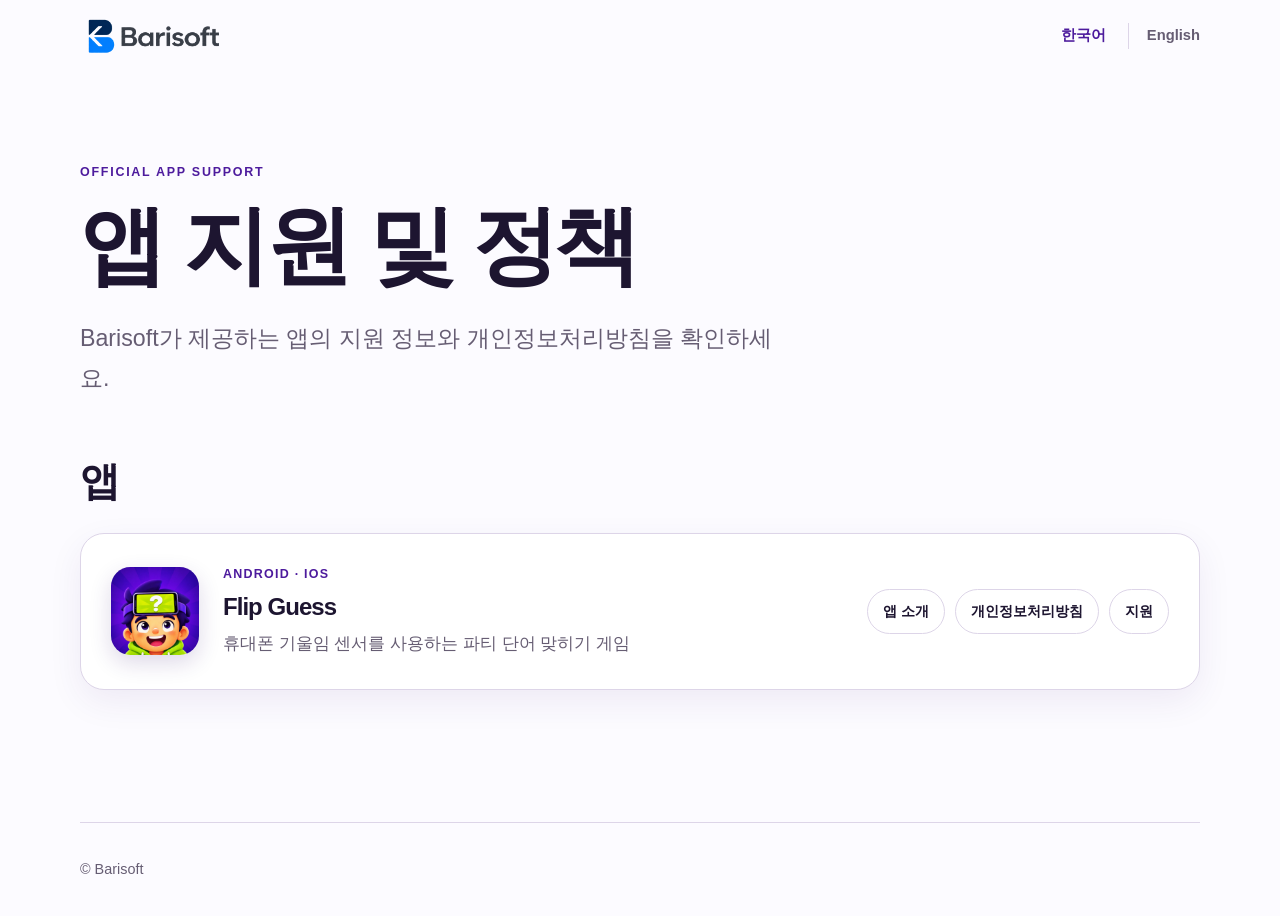
<file: index.html>
<!DOCTYPE html>
<html lang="ko">
<head>
  <meta charset="utf-8">
  <meta name="viewport" content="width=device-width, initial-scale=1">
  <meta name="description" content="Barisoft 앱의 공식 지원 및 개인정보처리방침 안내">
  <meta name="theme-color" content="#32136f">
  <title>Barisoft 앱 지원</title>
  <link rel="alternate" hreflang="ko" href="https://choiexe1.github.io/terms/">
  <link rel="alternate" hreflang="en" href="https://choiexe1.github.io/terms/en/">
  <link rel="alternate" hreflang="x-default" href="https://choiexe1.github.io/terms/">
  <link rel="icon" type="image/png" sizes="192x192" href="./assets/favicon.png">
  <link rel="stylesheet" href="./flip-guess/assets/styles.css">
</head>
<body>
  <header class="site-header language-header">
    <a class="brand" href="./index.html" aria-label="Barisoft 앱 지원 홈"><img src="./assets/barisoft-logo-v2.png" width="190" height="52" alt="Barisoft"></a>
    <nav class="language-nav" aria-label="언어 선택"><span aria-current="true">한국어</span><a lang="en" hreflang="en" href="./en/index.html">English</a></nav>
  </header>
  <main class="shell page-main">
    <section class="intro" aria-labelledby="page-title">
      <p class="eyebrow">Official app support</p>
      <h1 id="page-title">앱 지원 및 정책</h1>
      <p class="lede">Barisoft가 제공하는 앱의 지원 정보와 개인정보처리방침을 확인하세요.</p>
    </section>
    <section aria-labelledby="apps-title">
      <h2 id="apps-title" class="section-title">앱</h2>
      <article class="app-section">
        <img class="app-section-icon" src="./flip-guess/assets/app-icon.png" width="88" height="88" alt="Flip Guess 앱 아이콘">
        <div>
          <p class="app-platform">Android · iOS</p>
          <h3>Flip Guess</h3>
          <p>휴대폰 기울임 센서를 사용하는 파티 단어 맞히기 게임</p>
        </div>
        <nav class="app-links" aria-label="Flip Guess 문서">
          <a href="./flip-guess/index.html">앱 소개</a>
          <a href="./flip-guess/privacy/index.html">개인정보처리방침</a>
          <a href="./flip-guess/support/index.html">지원</a>
        </nav>
      </article>
    </section>
  </main>
  <footer class="site-footer shell"><p>© Barisoft</p></footer>
</body>
</html>
</file>
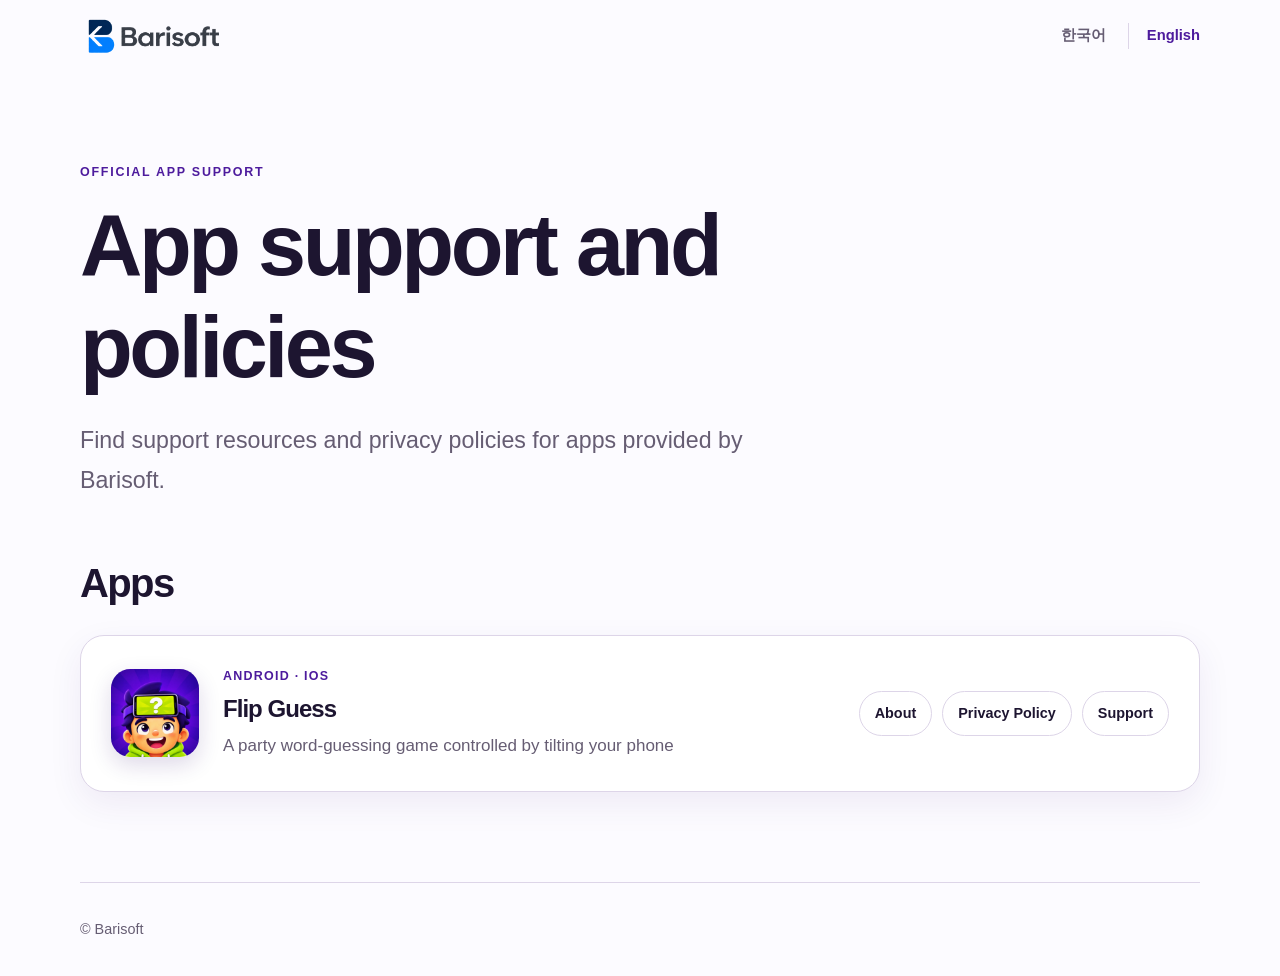
<file: en/index.html>
<!DOCTYPE html>
<html lang="en">
<head>
  <meta charset="utf-8">
  <meta name="viewport" content="width=device-width, initial-scale=1">
  <meta name="description" content="Official support and privacy information for apps by Barisoft">
  <meta name="theme-color" content="#32136f">
  <title>Barisoft App Support</title>
  <link rel="alternate" hreflang="ko" href="https://choiexe1.github.io/terms/">
  <link rel="alternate" hreflang="en" href="https://choiexe1.github.io/terms/en/">
  <link rel="alternate" hreflang="x-default" href="https://choiexe1.github.io/terms/">
  <link rel="icon" type="image/png" sizes="192x192" href="../assets/favicon.png">
  <link rel="stylesheet" href="../flip-guess/assets/styles.css">
</head>
<body>
  <header class="site-header language-header">
    <a class="brand" href="./index.html" aria-label="Barisoft app support home"><img src="../assets/barisoft-logo-v2.png" width="190" height="52" alt="Barisoft"></a>
    <nav class="language-nav" aria-label="Language"><a lang="ko" hreflang="ko" href="../index.html">한국어</a><span aria-current="true">English</span></nav>
  </header>
  <main class="shell page-main">
    <section class="intro" aria-labelledby="page-title">
      <p class="eyebrow">Official app support</p>
      <h1 id="page-title">App support and policies</h1>
      <p class="lede">Find support resources and privacy policies for apps provided by Barisoft.</p>
    </section>
    <section aria-labelledby="apps-title">
      <h2 id="apps-title" class="section-title">Apps</h2>
      <article class="app-section">
        <img class="app-section-icon" src="../flip-guess/assets/app-icon.png" width="88" height="88" alt="Flip Guess app icon">
        <div>
          <p class="app-platform">Android · iOS</p>
          <h3>Flip Guess</h3>
          <p>A party word-guessing game controlled by tilting your phone</p>
        </div>
        <nav class="app-links" aria-label="Flip Guess documents">
          <a href="../flip-guess/en/index.html">About</a>
          <a href="../flip-guess/privacy/en/index.html">Privacy Policy</a>
          <a href="../flip-guess/support/en/index.html">Support</a>
        </nav>
      </article>
    </section>
  </main>
  <footer class="site-footer shell"><p>© Barisoft</p></footer>
</body>
</html>
</file>
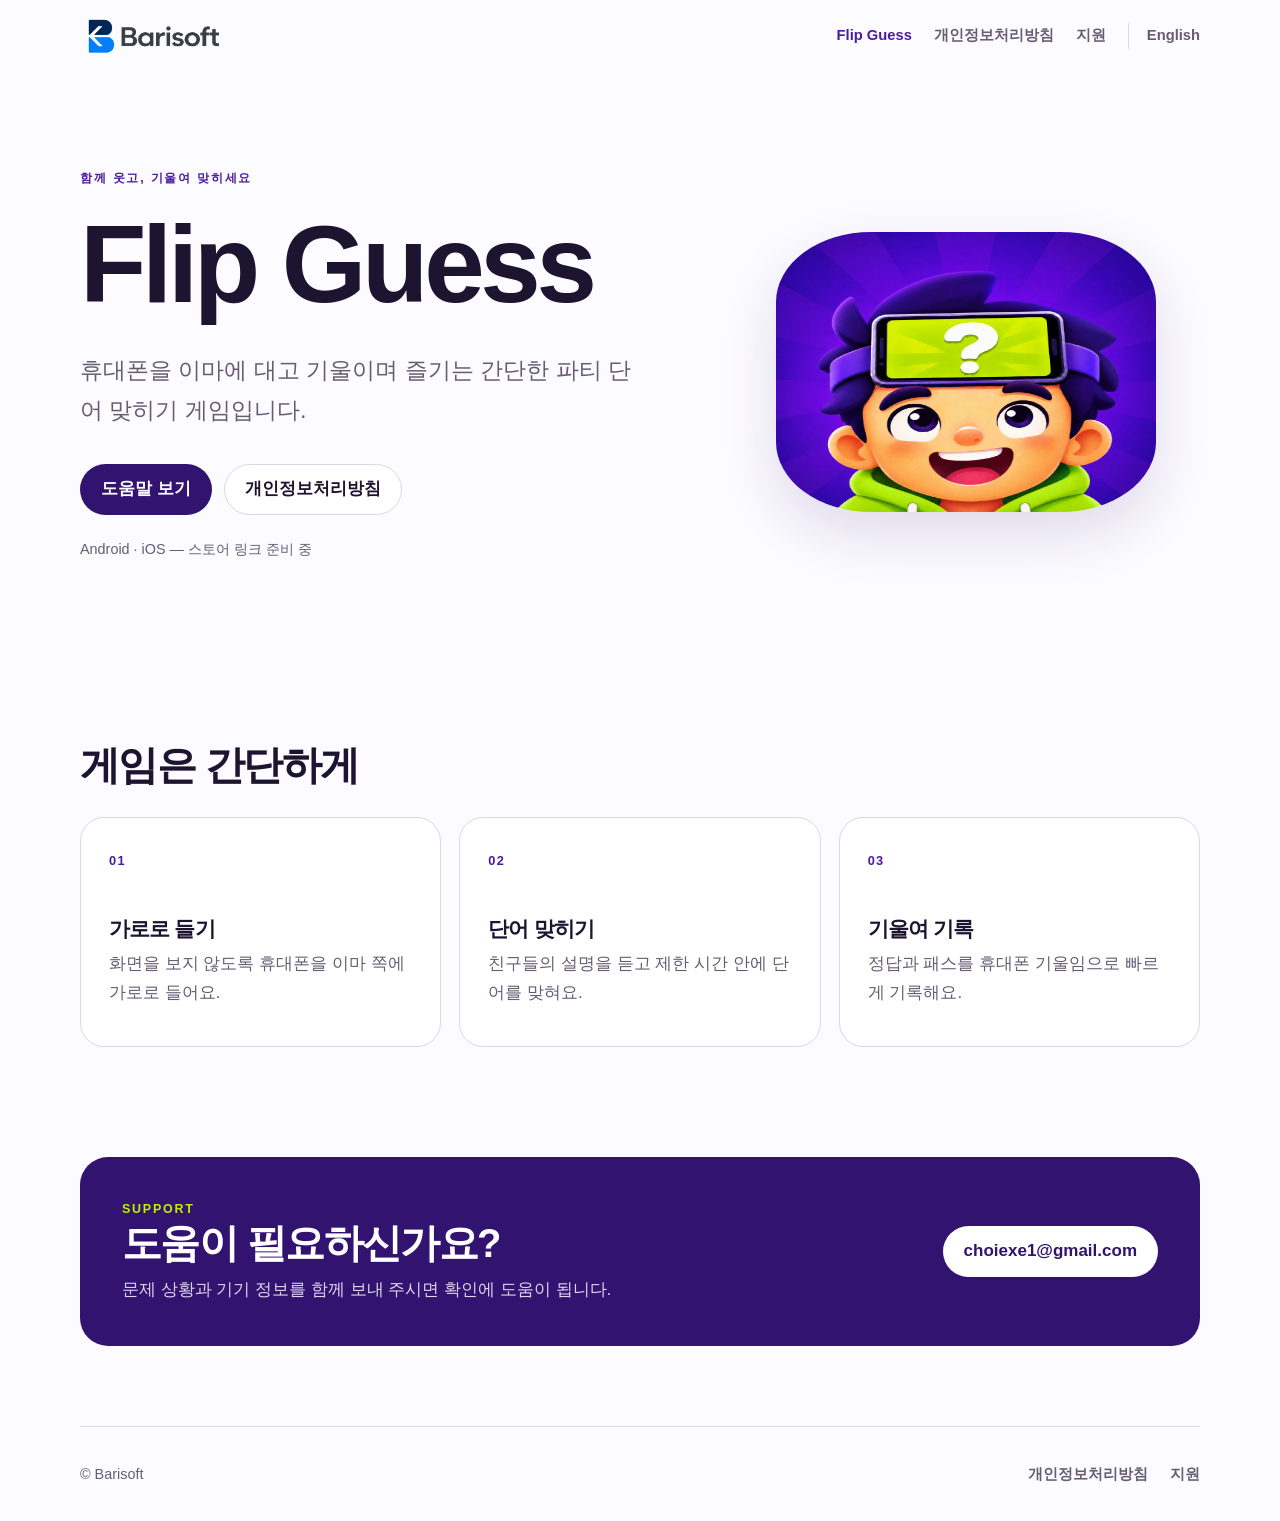
<file: flip-guess/index.html>
<!DOCTYPE html>
<html lang="ko">
<head>
  <meta charset="utf-8">
  <meta name="viewport" content="width=device-width, initial-scale=1">
  <meta name="description" content="Flip Guess 공식 지원 페이지. 앱 정보, 개인정보처리방침 및 문의 방법을 안내합니다.">
  <meta name="theme-color" content="#32136f">
  <title>Flip Guess 공식 지원</title>
  <link rel="alternate" hreflang="ko" href="https://choiexe1.github.io/terms/flip-guess/">
  <link rel="alternate" hreflang="en" href="https://choiexe1.github.io/terms/flip-guess/en/">
  <link rel="alternate" hreflang="x-default" href="https://choiexe1.github.io/terms/flip-guess/">
  <link rel="icon" type="image/png" sizes="192x192" href="../assets/favicon.png">
  <link rel="stylesheet" href="./assets/styles.css">
</head>
<body>
  <header class="site-header">
    <a class="brand" href="../index.html" aria-label="Barisoft 앱 지원 홈"><img src="../assets/barisoft-logo-v2.png" width="190" height="52" alt="Barisoft"></a>
    <nav aria-label="주요 메뉴">
      <a aria-current="page" href="./index.html">Flip Guess</a>
      <a href="./privacy/index.html">개인정보처리방침</a>
      <a href="./support/index.html">지원</a>
      <a class="language-link" lang="en" hreflang="en" href="./en/index.html">English</a>
    </nav>
  </header>
  <main>
    <section class="hero shell" aria-labelledby="hero-title">
      <div class="hero-copy">
        <p class="eyebrow">함께 웃고, 기울여 맞히세요</p>
        <h1 id="hero-title">Flip Guess</h1>
        <p class="lede">휴대폰을 이마에 대고 기울이며 즐기는 간단한 파티 단어 맞히기 게임입니다.</p>
        <div class="actions">
          <a class="button primary" href="./support/index.html">도움말 보기</a>
          <a class="button secondary" href="./privacy/index.html">개인정보처리방침</a>
        </div>
        <p class="store-note">Android · iOS — 스토어 링크 준비 중</p>
      </div>
      <img class="hero-icon" src="./assets/app-icon.png" width="280" height="280" alt="Flip Guess 앱 아이콘">
    </section>

    <section class="feature-wrap shell" aria-labelledby="features-title">
      <h2 id="features-title" class="section-title">게임은 간단하게</h2>
      <div class="feature-grid">
        <article class="feature"><span aria-hidden="true">01</span><h3>가로로 들기</h3><p>화면을 보지 않도록 휴대폰을 이마 쪽에 가로로 들어요.</p></article>
        <article class="feature"><span aria-hidden="true">02</span><h3>단어 맞히기</h3><p>친구들의 설명을 듣고 제한 시간 안에 단어를 맞혀요.</p></article>
        <article class="feature"><span aria-hidden="true">03</span><h3>기울여 기록</h3><p>정답과 패스를 휴대폰 기울임으로 빠르게 기록해요.</p></article>
      </div>
    </section>

    <section class="contact-panel shell" aria-labelledby="contact-title">
      <div><p class="eyebrow">Support</p><h2 id="contact-title">도움이 필요하신가요?</h2><p>문제 상황과 기기 정보를 함께 보내 주시면 확인에 도움이 됩니다.</p></div>
      <a class="button light" href="mailto:choiexe1@gmail.com">choiexe1@gmail.com</a>
    </section>
  </main>
  <footer class="site-footer shell">
    <p>© Barisoft</p>
    <nav aria-label="하단 메뉴"><a href="./privacy/index.html">개인정보처리방침</a><a href="./support/index.html">지원</a></nav>
  </footer>
</body>
</html>
</file>
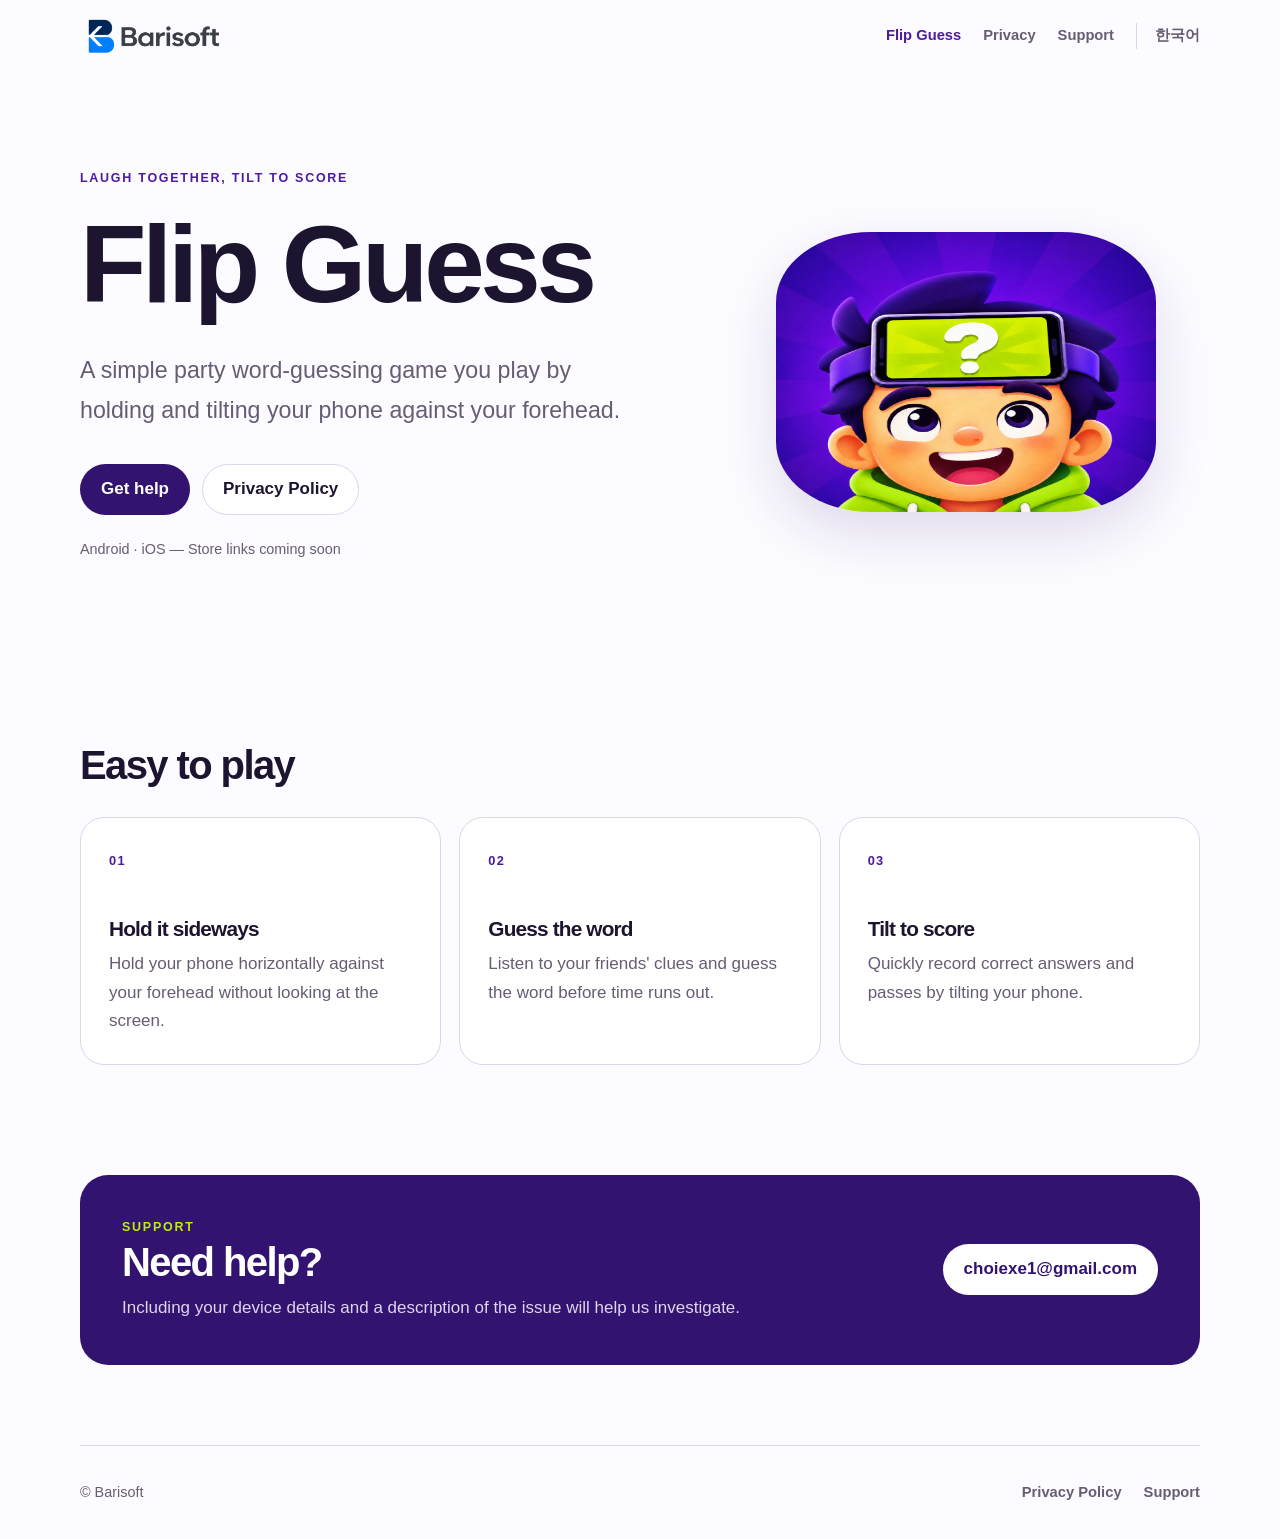
<file: flip-guess/en/index.html>
<!DOCTYPE html>
<html lang="en">
<head>
  <meta charset="utf-8">
  <meta name="viewport" content="width=device-width, initial-scale=1">
  <meta name="description" content="Official Flip Guess support page with app information, privacy policy, and contact details.">
  <meta name="theme-color" content="#32136f">
  <title>Flip Guess Official Support</title>
  <link rel="alternate" hreflang="ko" href="https://choiexe1.github.io/terms/flip-guess/">
  <link rel="alternate" hreflang="en" href="https://choiexe1.github.io/terms/flip-guess/en/">
  <link rel="alternate" hreflang="x-default" href="https://choiexe1.github.io/terms/flip-guess/">
  <link rel="icon" type="image/png" sizes="192x192" href="../../assets/favicon.png">
  <link rel="stylesheet" href="../assets/styles.css">
</head>
<body>
  <header class="site-header">
    <a class="brand" href="../../en/index.html" aria-label="Barisoft app support home"><img src="../../assets/barisoft-logo-v2.png" width="190" height="52" alt="Barisoft"></a>
    <nav aria-label="Main navigation">
      <a aria-current="page" href="./index.html">Flip Guess</a>
      <a href="../privacy/en/index.html">Privacy</a>
      <a href="../support/en/index.html">Support</a>
      <a class="language-link" lang="ko" hreflang="ko" href="../index.html">한국어</a>
    </nav>
  </header>
  <main>
    <section class="hero shell" aria-labelledby="hero-title">
      <div class="hero-copy">
        <p class="eyebrow">Laugh together, tilt to score</p>
        <h1 id="hero-title">Flip Guess</h1>
        <p class="lede">A simple party word-guessing game you play by holding and tilting your phone against your forehead.</p>
        <div class="actions">
          <a class="button primary" href="../support/en/index.html">Get help</a>
          <a class="button secondary" href="../privacy/en/index.html">Privacy Policy</a>
        </div>
        <p class="store-note">Android · iOS — Store links coming soon</p>
      </div>
      <img class="hero-icon" src="../assets/app-icon.png" width="280" height="280" alt="Flip Guess app icon">
    </section>
    <section class="feature-wrap shell" aria-labelledby="features-title">
      <h2 id="features-title" class="section-title">Easy to play</h2>
      <div class="feature-grid">
        <article class="feature"><span aria-hidden="true">01</span><h3>Hold it sideways</h3><p>Hold your phone horizontally against your forehead without looking at the screen.</p></article>
        <article class="feature"><span aria-hidden="true">02</span><h3>Guess the word</h3><p>Listen to your friends' clues and guess the word before time runs out.</p></article>
        <article class="feature"><span aria-hidden="true">03</span><h3>Tilt to score</h3><p>Quickly record correct answers and passes by tilting your phone.</p></article>
      </div>
    </section>
    <section class="contact-panel shell" aria-labelledby="contact-title">
      <div><p class="eyebrow">Support</p><h2 id="contact-title">Need help?</h2><p>Including your device details and a description of the issue will help us investigate.</p></div>
      <a class="button light" href="mailto:choiexe1@gmail.com">choiexe1@gmail.com</a>
    </section>
  </main>
  <footer class="site-footer shell"><p>© Barisoft</p><nav aria-label="Footer"><a href="../privacy/en/index.html">Privacy Policy</a><a href="../support/en/index.html">Support</a></nav></footer>
</body>
</html>
</file>
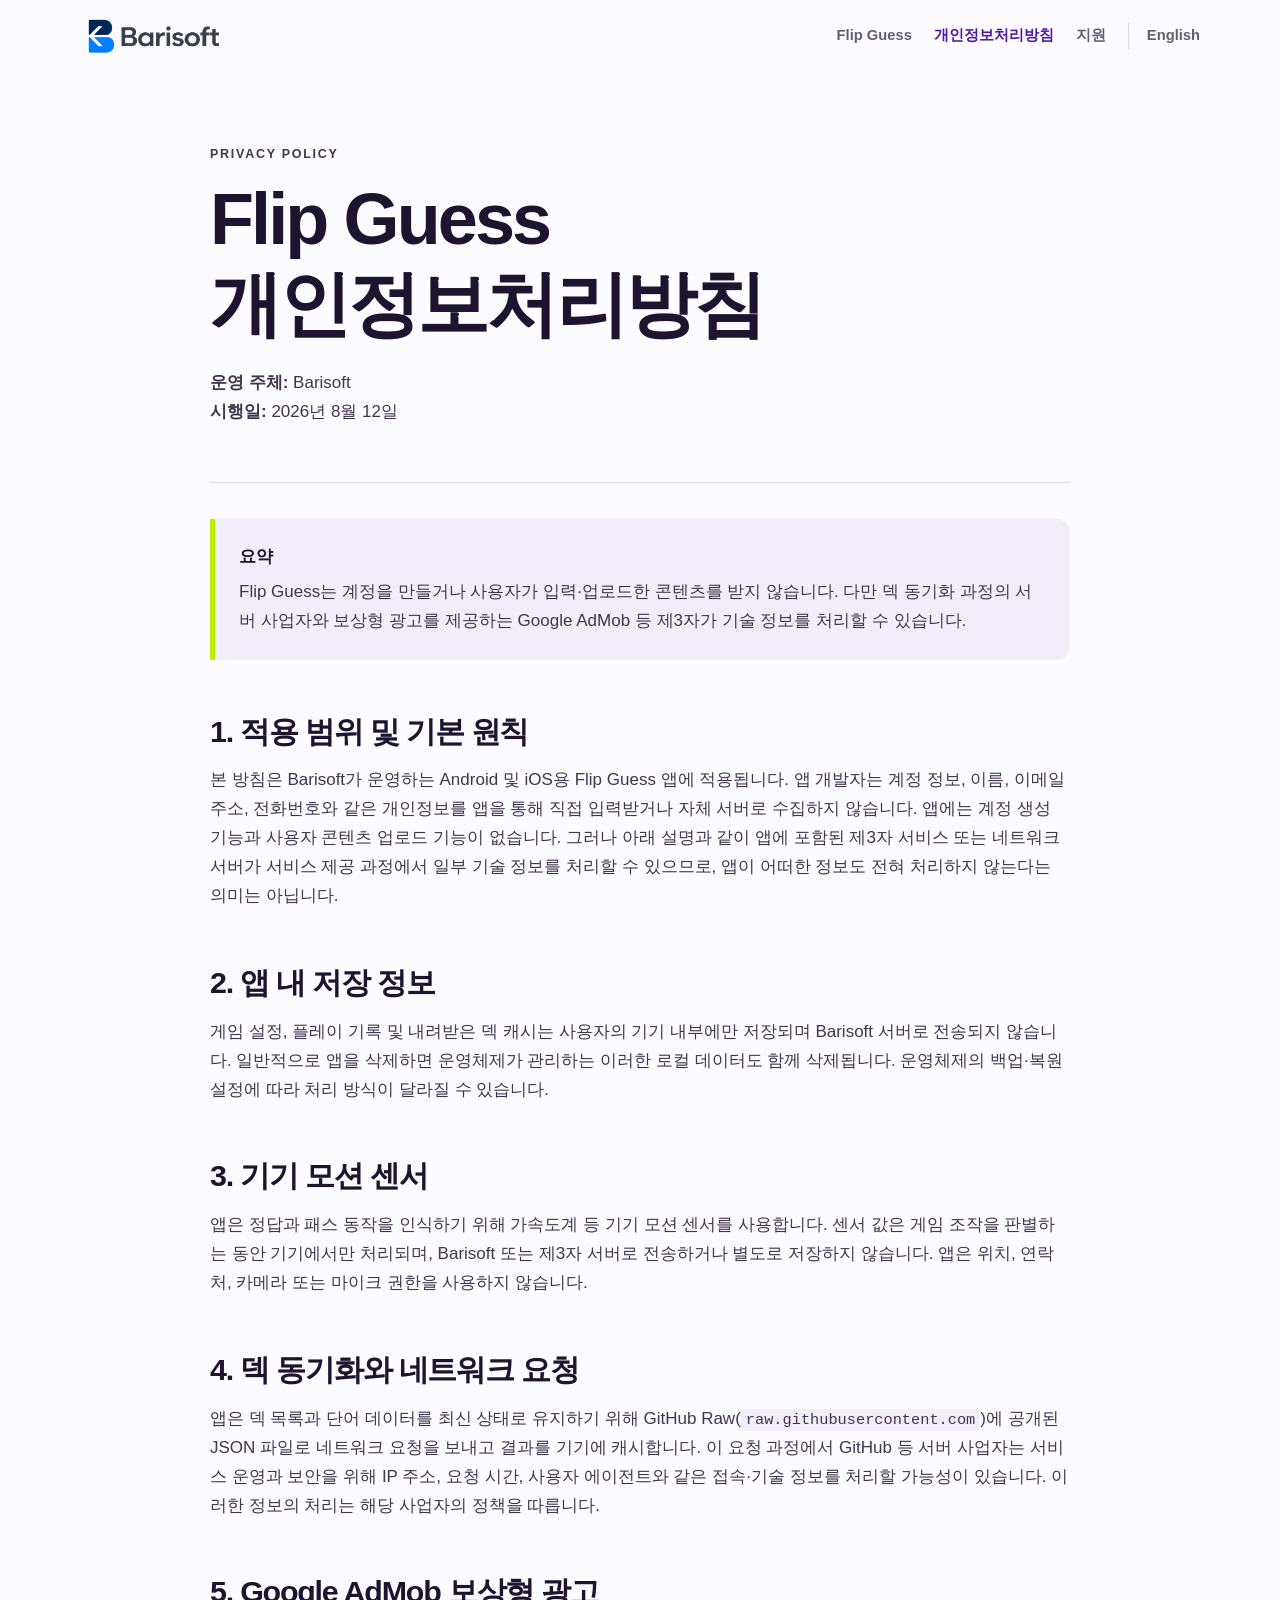
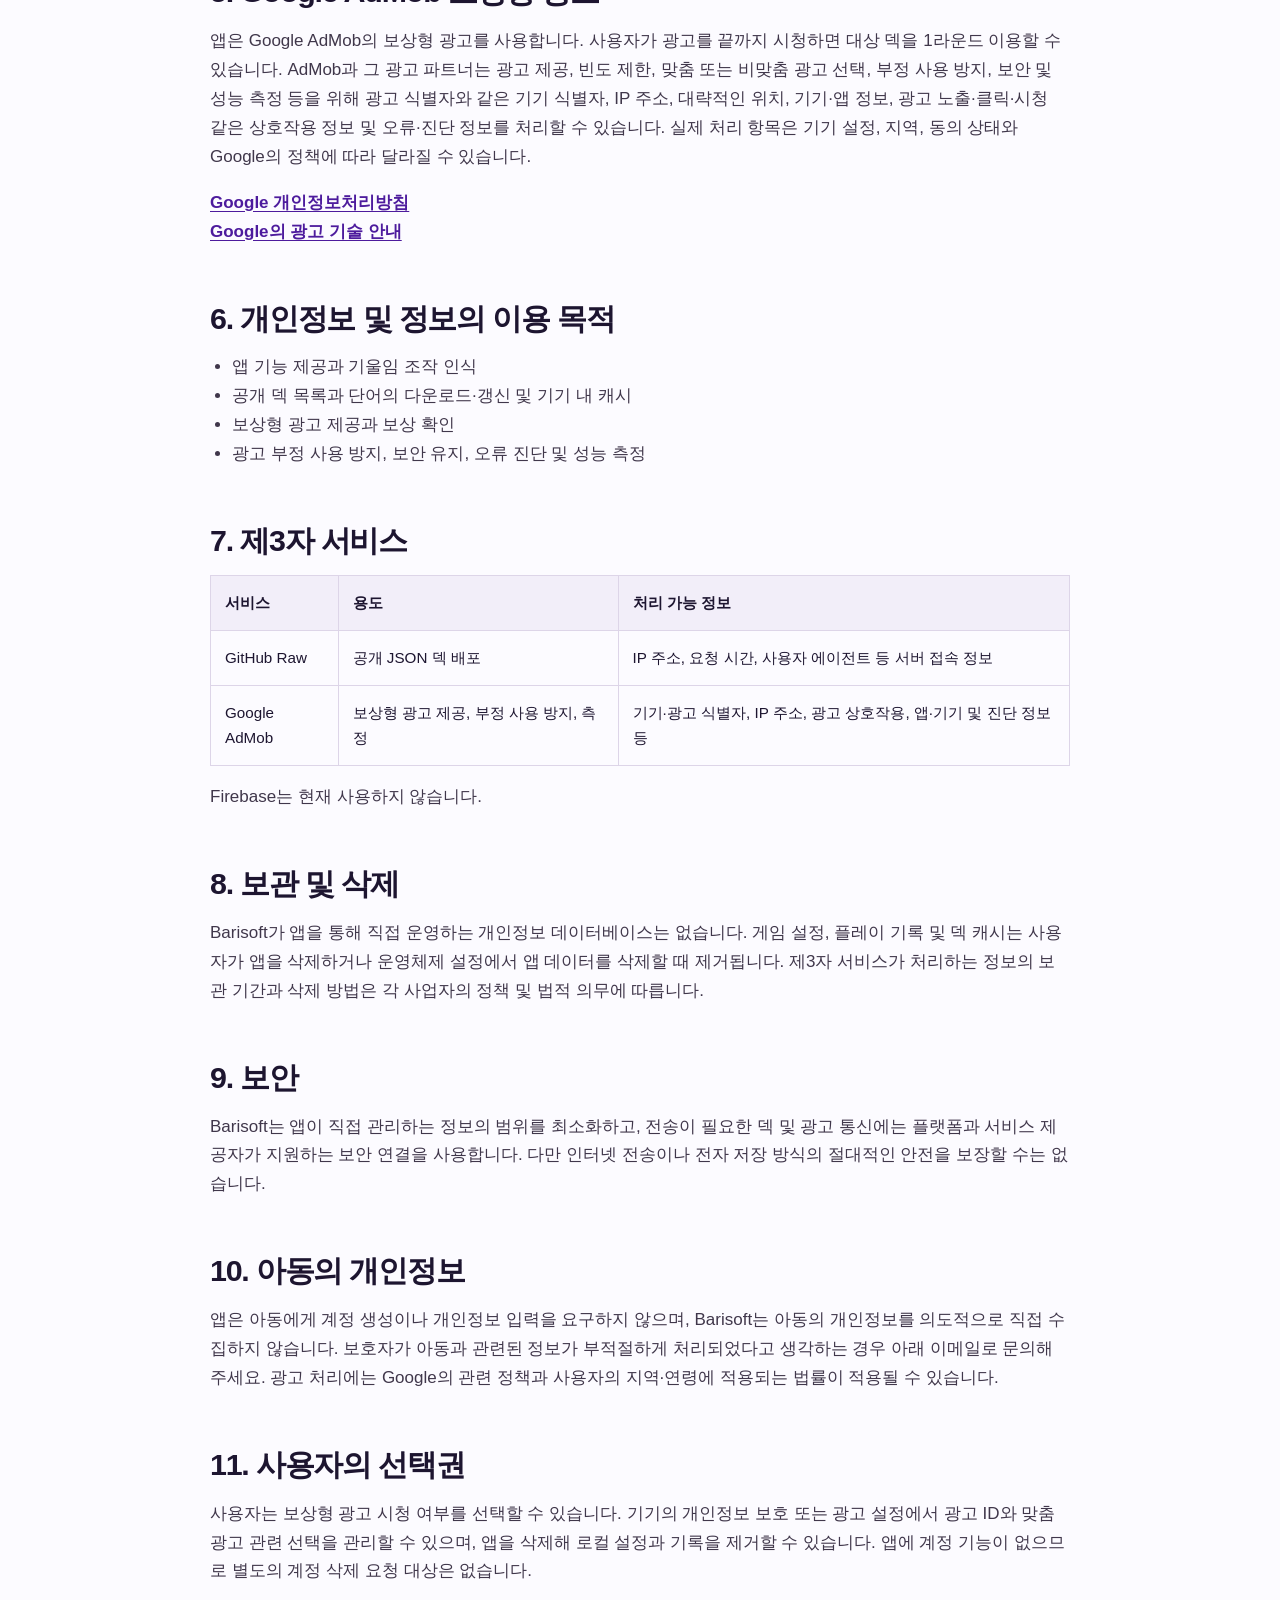
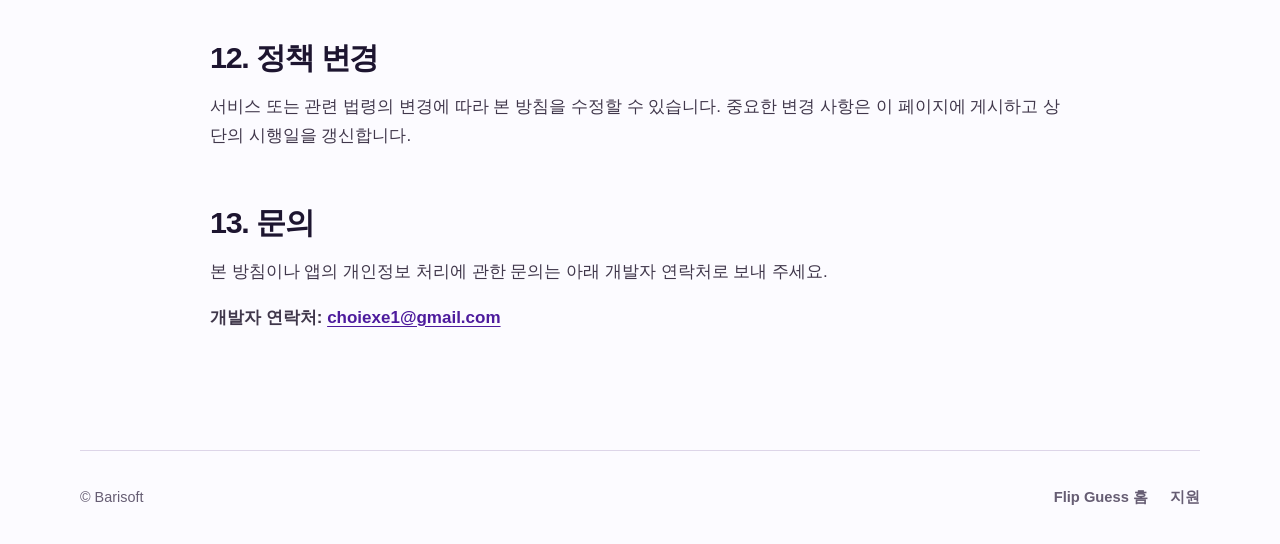
<file: flip-guess/privacy/index.html>
<!DOCTYPE html>
<html lang="ko">
<head>
  <meta charset="utf-8">
  <meta name="viewport" content="width=device-width, initial-scale=1">
  <meta name="description" content="Flip Guess 개인정보처리방침">
  <meta name="theme-color" content="#32136f">
  <title>Flip Guess 개인정보처리방침</title>
  <link rel="alternate" hreflang="ko" href="https://choiexe1.github.io/terms/flip-guess/privacy/">
  <link rel="alternate" hreflang="en" href="https://choiexe1.github.io/terms/flip-guess/privacy/en/">
  <link rel="alternate" hreflang="x-default" href="https://choiexe1.github.io/terms/flip-guess/privacy/">
  <link rel="icon" type="image/png" sizes="192x192" href="../../assets/favicon.png">
  <link rel="stylesheet" href="../assets/styles.css">
</head>
<body>
  <header class="site-header">
    <a class="brand" href="../../index.html" aria-label="Barisoft 앱 지원 홈"><img src="../../assets/barisoft-logo-v2.png" width="190" height="52" alt="Barisoft"></a>
    <nav aria-label="주요 메뉴"><a href="../index.html">Flip Guess</a><a aria-current="page" href="./index.html">개인정보처리방침</a><a href="../support/index.html">지원</a><a class="language-link" lang="en" hreflang="en" href="./en/index.html">English</a></nav>
  </header>
  <main class="shell document">
    <header class="document-header">
      <p class="eyebrow">Privacy policy</p>
      <h1><span>Flip Guess</span><span>개인정보처리방침</span></h1>
      <p><strong>운영 주체:</strong> Barisoft<br><strong>시행일:</strong> 2026년 8월 12일</p>
    </header>

    <div class="notice"><strong>요약</strong><p>Flip Guess는 계정을 만들거나 사용자가 입력·업로드한 콘텐츠를 받지 않습니다. 다만 덱 동기화 과정의 서버 사업자와 보상형 광고를 제공하는 Google AdMob 등 제3자가 기술 정보를 처리할 수 있습니다.</p></div>

    <section><h2>1. 적용 범위 및 기본 원칙</h2><p>본 방침은 Barisoft가 운영하는 Android 및 iOS용 Flip Guess 앱에 적용됩니다. 앱 개발자는 계정 정보, 이름, 이메일 주소, 전화번호와 같은 개인정보를 앱을 통해 직접 입력받거나 자체 서버로 수집하지 않습니다. 앱에는 계정 생성 기능과 사용자 콘텐츠 업로드 기능이 없습니다. 그러나 아래 설명과 같이 앱에 포함된 제3자 서비스 또는 네트워크 서버가 서비스 제공 과정에서 일부 기술 정보를 처리할 수 있으므로, 앱이 어떠한 정보도 전혀 처리하지 않는다는 의미는 아닙니다.</p></section>

    <section><h2>2. 앱 내 저장 정보</h2><p>게임 설정, 플레이 기록 및 내려받은 덱 캐시는 사용자의 기기 내부에만 저장되며 Barisoft 서버로 전송되지 않습니다. 일반적으로 앱을 삭제하면 운영체제가 관리하는 이러한 로컬 데이터도 함께 삭제됩니다. 운영체제의 백업·복원 설정에 따라 처리 방식이 달라질 수 있습니다.</p></section>

    <section><h2>3. 기기 모션 센서</h2><p>앱은 정답과 패스 동작을 인식하기 위해 가속도계 등 기기 모션 센서를 사용합니다. 센서 값은 게임 조작을 판별하는 동안 기기에서만 처리되며, Barisoft 또는 제3자 서버로 전송하거나 별도로 저장하지 않습니다. 앱은 위치, 연락처, 카메라 또는 마이크 권한을 사용하지 않습니다.</p></section>

    <section><h2>4. 덱 동기화와 네트워크 요청</h2><p>앱은 덱 목록과 단어 데이터를 최신 상태로 유지하기 위해 GitHub Raw(<code>raw.githubusercontent.com</code>)에 공개된 JSON 파일로 네트워크 요청을 보내고 결과를 기기에 캐시합니다. 이 요청 과정에서 GitHub 등 서버 사업자는 서비스 운영과 보안을 위해 IP 주소, 요청 시간, 사용자 에이전트와 같은 접속·기술 정보를 처리할 가능성이 있습니다. 이러한 정보의 처리는 해당 사업자의 정책을 따릅니다.</p></section>

    <section><h2>5. Google AdMob 보상형 광고</h2><p>앱은 Google AdMob의 보상형 광고를 사용합니다. 사용자가 광고를 끝까지 시청하면 대상 덱을 1라운드 이용할 수 있습니다. AdMob과 그 광고 파트너는 광고 제공, 빈도 제한, 맞춤 또는 비맞춤 광고 선택, 부정 사용 방지, 보안 및 성능 측정 등을 위해 광고 식별자와 같은 기기 식별자, IP 주소, 대략적인 위치, 기기·앱 정보, 광고 노출·클릭·시청 같은 상호작용 정보 및 오류·진단 정보를 처리할 수 있습니다. 실제 처리 항목은 기기 설정, 지역, 동의 상태와 Google의 정책에 따라 달라질 수 있습니다.</p><p><a class="text-link" href="https://policies.google.com/privacy?hl=ko" rel="noopener noreferrer">Google 개인정보처리방침</a><br><a class="text-link" href="https://policies.google.com/technologies/ads?hl=ko" rel="noopener noreferrer">Google의 광고 기술 안내</a></p></section>

    <section><h2>6. 개인정보 및 정보의 이용 목적</h2><ul><li>앱 기능 제공과 기울임 조작 인식</li><li>공개 덱 목록과 단어의 다운로드·갱신 및 기기 내 캐시</li><li>보상형 광고 제공과 보상 확인</li><li>광고 부정 사용 방지, 보안 유지, 오류 진단 및 성능 측정</li></ul></section>

    <section><h2>7. 제3자 서비스</h2><div class="table-wrap"><table><thead><tr><th scope="col">서비스</th><th scope="col">용도</th><th scope="col">처리 가능 정보</th></tr></thead><tbody><tr><td>GitHub Raw</td><td>공개 JSON 덱 배포</td><td>IP 주소, 요청 시간, 사용자 에이전트 등 서버 접속 정보</td></tr><tr><td>Google AdMob</td><td>보상형 광고 제공, 부정 사용 방지, 측정</td><td>기기·광고 식별자, IP 주소, 광고 상호작용, 앱·기기 및 진단 정보 등</td></tr></tbody></table></div><p>Firebase는 현재 사용하지 않습니다.</p></section>

    <section><h2>8. 보관 및 삭제</h2><p>Barisoft가 앱을 통해 직접 운영하는 개인정보 데이터베이스는 없습니다. 게임 설정, 플레이 기록 및 덱 캐시는 사용자가 앱을 삭제하거나 운영체제 설정에서 앱 데이터를 삭제할 때 제거됩니다. 제3자 서비스가 처리하는 정보의 보관 기간과 삭제 방법은 각 사업자의 정책 및 법적 의무에 따릅니다.</p></section>

    <section><h2>9. 보안</h2><p>Barisoft는 앱이 직접 관리하는 정보의 범위를 최소화하고, 전송이 필요한 덱 및 광고 통신에는 플랫폼과 서비스 제공자가 지원하는 보안 연결을 사용합니다. 다만 인터넷 전송이나 전자 저장 방식의 절대적인 안전을 보장할 수는 없습니다.</p></section>

    <section><h2>10. 아동의 개인정보</h2><p>앱은 아동에게 계정 생성이나 개인정보 입력을 요구하지 않으며, Barisoft는 아동의 개인정보를 의도적으로 직접 수집하지 않습니다. 보호자가 아동과 관련된 정보가 부적절하게 처리되었다고 생각하는 경우 아래 이메일로 문의해 주세요. 광고 처리에는 Google의 관련 정책과 사용자의 지역·연령에 적용되는 법률이 적용될 수 있습니다.</p></section>

    <section><h2>11. 사용자의 선택권</h2><p>사용자는 보상형 광고 시청 여부를 선택할 수 있습니다. 기기의 개인정보 보호 또는 광고 설정에서 광고 ID와 맞춤 광고 관련 선택을 관리할 수 있으며, 앱을 삭제해 로컬 설정과 기록을 제거할 수 있습니다. 앱에 계정 기능이 없으므로 별도의 계정 삭제 요청 대상은 없습니다.</p></section>

    <section><h2>12. 정책 변경</h2><p>서비스 또는 관련 법령의 변경에 따라 본 방침을 수정할 수 있습니다. 중요한 변경 사항은 이 페이지에 게시하고 상단의 시행일을 갱신합니다.</p></section>

    <section><h2>13. 문의</h2><p>본 방침이나 앱의 개인정보 처리에 관한 문의는 아래 개발자 연락처로 보내 주세요.</p><p><strong>개발자 연락처:</strong> <a class="text-link" href="mailto:choiexe1@gmail.com">choiexe1@gmail.com</a></p></section>
  </main>
  <footer class="site-footer shell"><p>© Barisoft</p><nav aria-label="하단 메뉴"><a href="../index.html">Flip Guess 홈</a><a href="../support/index.html">지원</a></nav></footer>
</body>
</html>
</file>
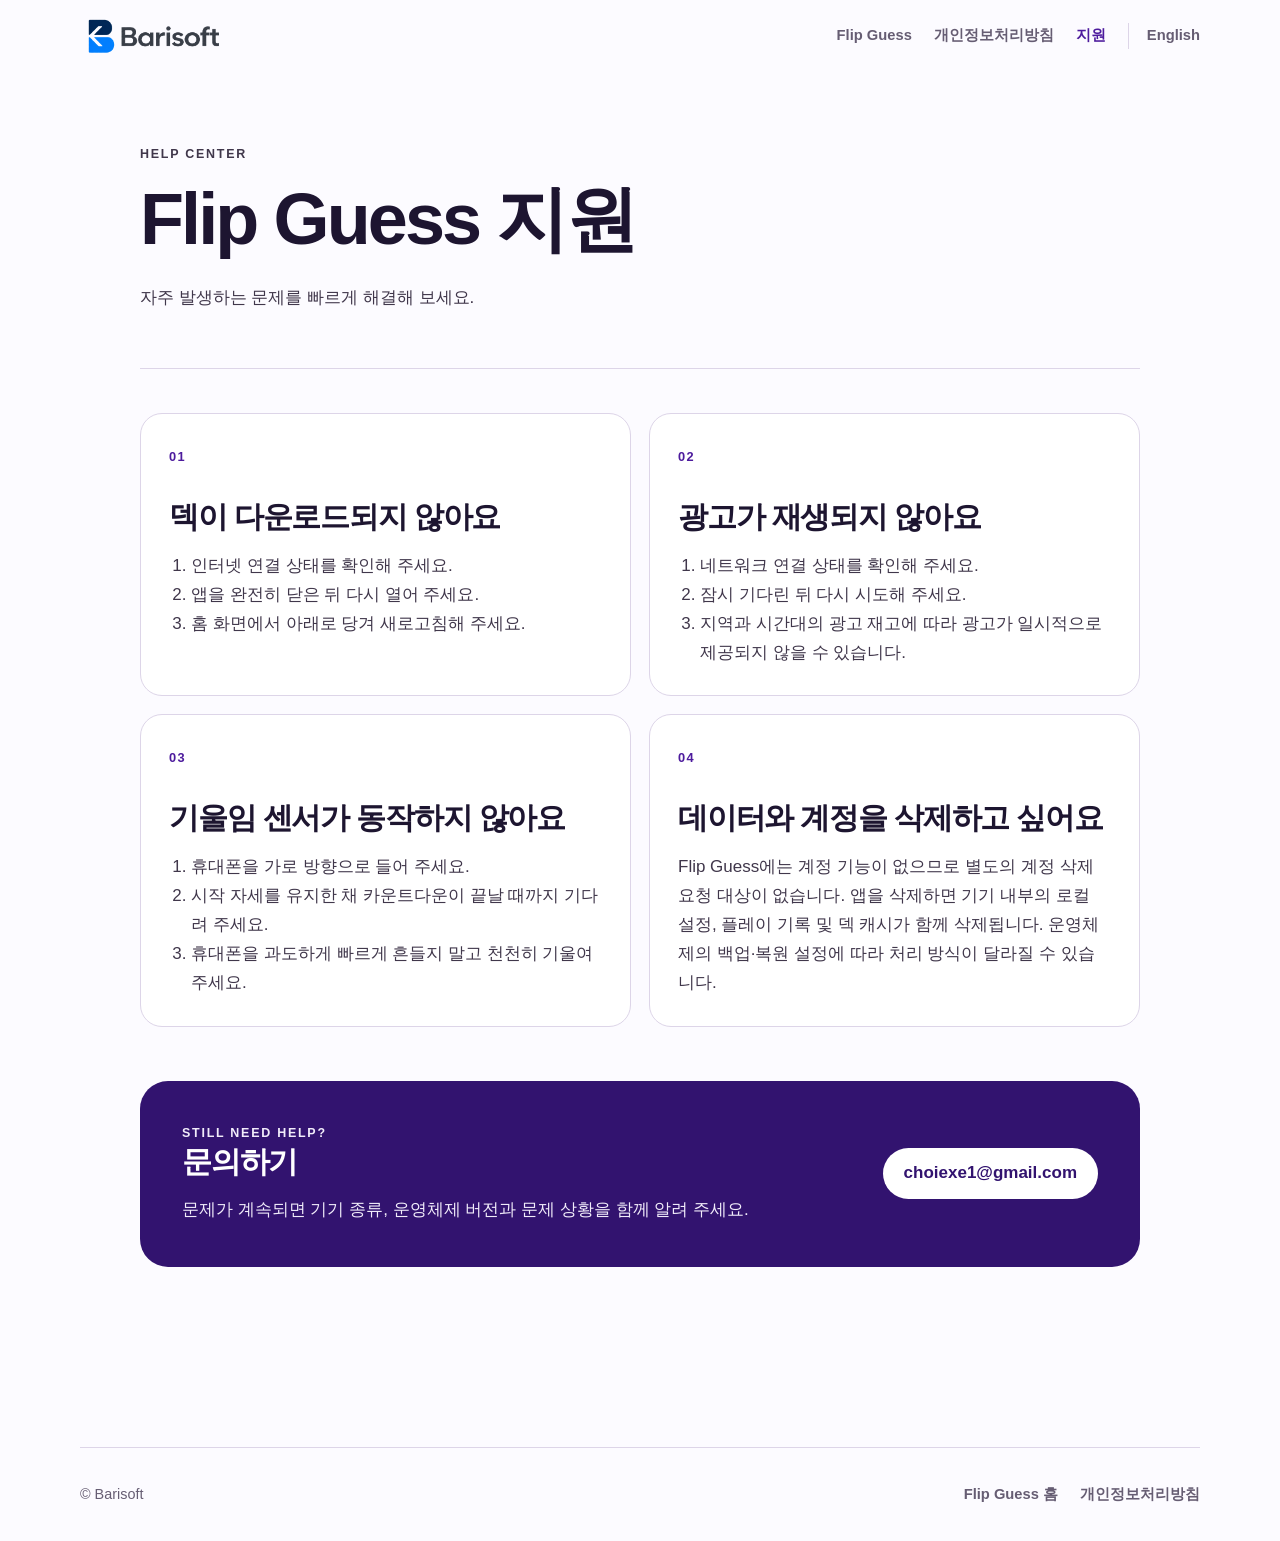
<file: flip-guess/support/index.html>
<!DOCTYPE html>
<html lang="ko">
<head>
  <meta charset="utf-8">
  <meta name="viewport" content="width=device-width, initial-scale=1">
  <meta name="description" content="Flip Guess 도움말 및 문의 안내">
  <meta name="theme-color" content="#32136f">
  <title>Flip Guess 지원</title>
  <link rel="alternate" hreflang="ko" href="https://choiexe1.github.io/terms/flip-guess/support/">
  <link rel="alternate" hreflang="en" href="https://choiexe1.github.io/terms/flip-guess/support/en/">
  <link rel="alternate" hreflang="x-default" href="https://choiexe1.github.io/terms/flip-guess/support/">
  <link rel="icon" type="image/png" sizes="192x192" href="../../assets/favicon.png">
  <link rel="stylesheet" href="../assets/styles.css">
</head>
<body>
  <header class="site-header">
    <a class="brand" href="../../index.html" aria-label="Barisoft 앱 지원 홈"><img src="../../assets/barisoft-logo-v2.png" width="190" height="52" alt="Barisoft"></a>
    <nav aria-label="주요 메뉴"><a href="../index.html">Flip Guess</a><a href="../privacy/index.html">개인정보처리방침</a><a aria-current="page" href="./index.html">지원</a><a class="language-link" lang="en" hreflang="en" href="./en/index.html">English</a></nav>
  </header>
  <main class="shell document support-page">
    <header class="document-header"><p class="eyebrow">Help center</p><h1>Flip Guess 지원</h1><p>자주 발생하는 문제를 빠르게 해결해 보세요.</p></header>
    <div class="support-grid">
      <section class="support-card"><span class="card-number" aria-hidden="true">01</span><h2>덱이 다운로드되지 않아요</h2><ol><li>인터넷 연결 상태를 확인해 주세요.</li><li>앱을 완전히 닫은 뒤 다시 열어 주세요.</li><li>홈 화면에서 아래로 당겨 새로고침해 주세요.</li></ol></section>
      <section class="support-card"><span class="card-number" aria-hidden="true">02</span><h2>광고가 재생되지 않아요</h2><ol><li>네트워크 연결 상태를 확인해 주세요.</li><li>잠시 기다린 뒤 다시 시도해 주세요.</li><li>지역과 시간대의 광고 재고에 따라 광고가 일시적으로 제공되지 않을 수 있습니다.</li></ol></section>
      <section class="support-card"><span class="card-number" aria-hidden="true">03</span><h2>기울임 센서가 동작하지 않아요</h2><ol><li>휴대폰을 가로 방향으로 들어 주세요.</li><li>시작 자세를 유지한 채 카운트다운이 끝날 때까지 기다려 주세요.</li><li>휴대폰을 과도하게 빠르게 흔들지 말고 천천히 기울여 주세요.</li></ol></section>
      <section class="support-card"><span class="card-number" aria-hidden="true">04</span><h2>데이터와 계정을 삭제하고 싶어요</h2><p>Flip Guess에는 계정 기능이 없으므로 별도의 계정 삭제 요청 대상이 없습니다. 앱을 삭제하면 기기 내부의 로컬 설정, 플레이 기록 및 덱 캐시가 함께 삭제됩니다. 운영체제의 백업·복원 설정에 따라 처리 방식이 달라질 수 있습니다.</p></section>
    </div>
    <section class="contact-panel" aria-labelledby="email-title"><div><p class="eyebrow">Still need help?</p><h2 id="email-title">문의하기</h2><p>문제가 계속되면 기기 종류, 운영체제 버전과 문제 상황을 함께 알려 주세요.</p></div><a class="button light" href="mailto:choiexe1@gmail.com">choiexe1@gmail.com</a></section>
  </main>
  <footer class="site-footer shell"><p>© Barisoft</p><nav aria-label="하단 메뉴"><a href="../index.html">Flip Guess 홈</a><a href="../privacy/index.html">개인정보처리방침</a></nav></footer>
</body>
</html>
</file>
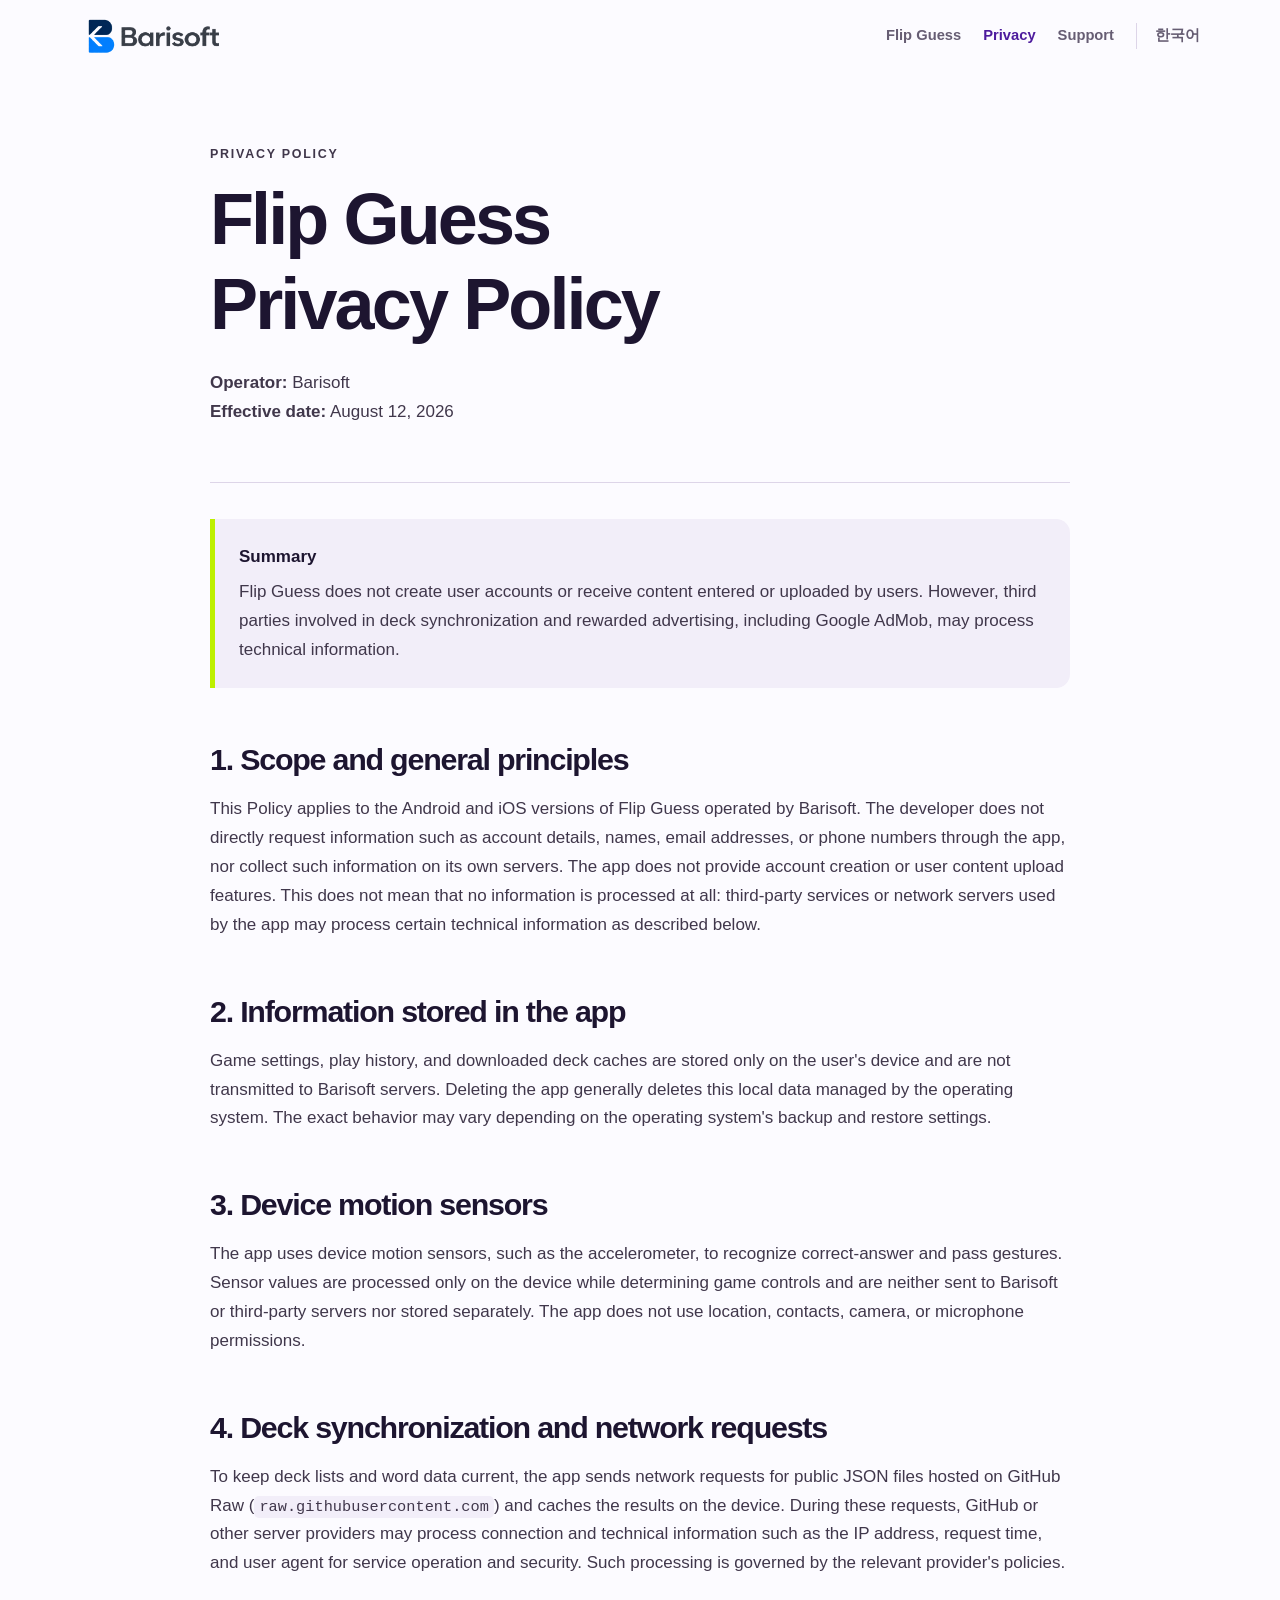
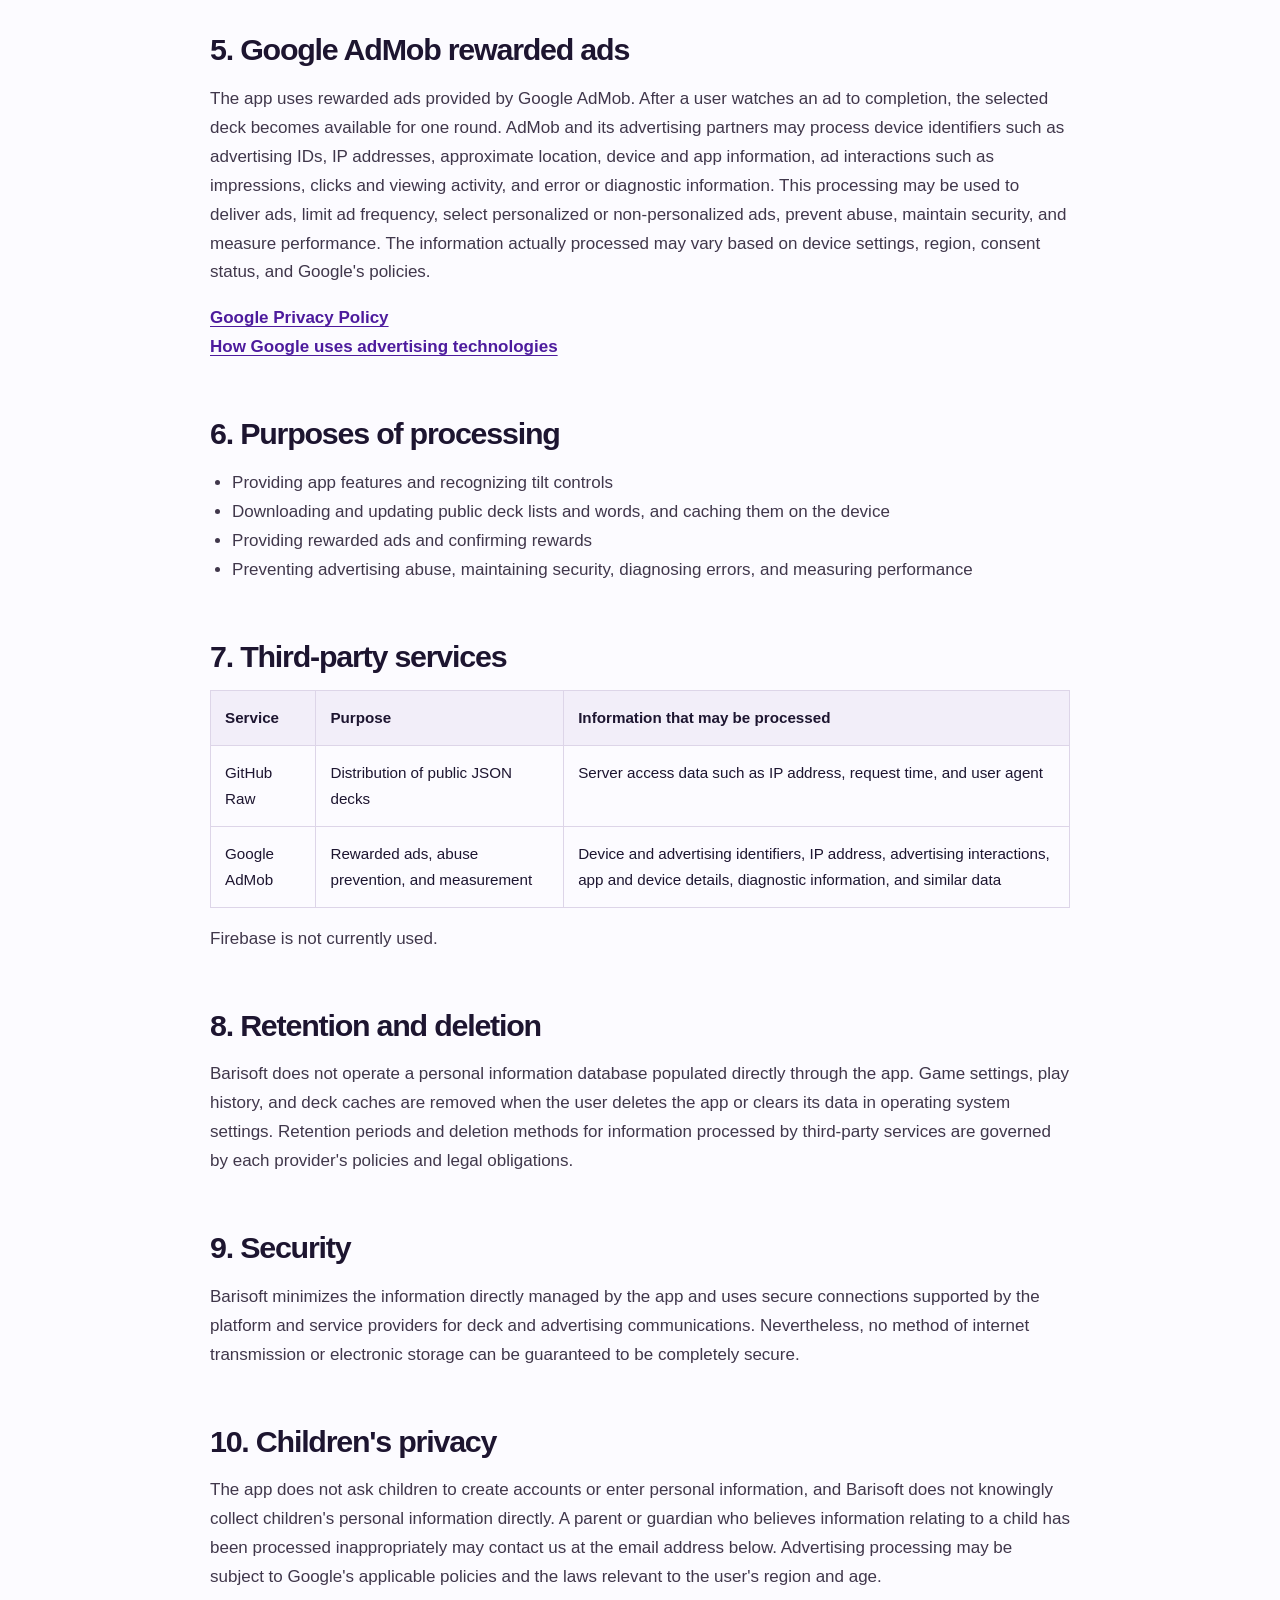
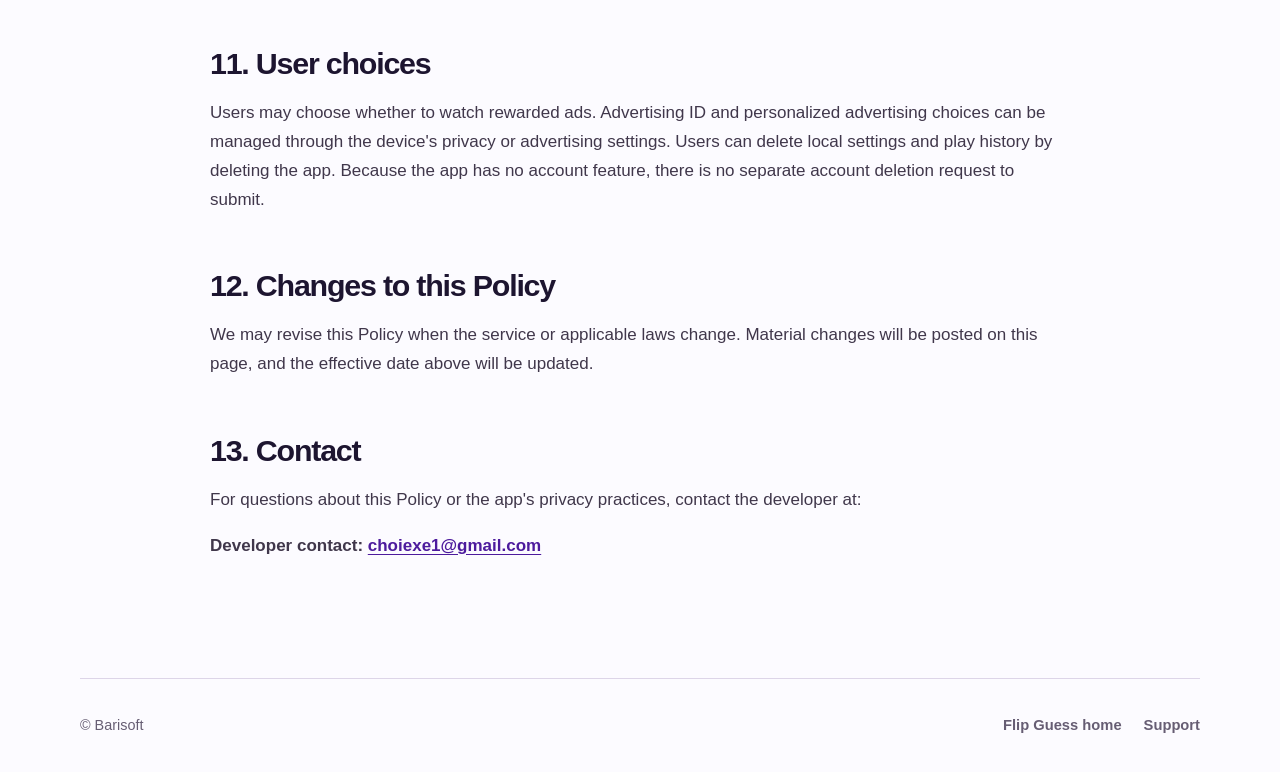
<file: flip-guess/privacy/en/index.html>
<!DOCTYPE html>
<html lang="en">
<head>
  <meta charset="utf-8">
  <meta name="viewport" content="width=device-width, initial-scale=1">
  <meta name="description" content="Flip Guess Privacy Policy">
  <meta name="theme-color" content="#32136f">
  <title>Flip Guess Privacy Policy</title>
  <link rel="alternate" hreflang="ko" href="https://choiexe1.github.io/terms/flip-guess/privacy/">
  <link rel="alternate" hreflang="en" href="https://choiexe1.github.io/terms/flip-guess/privacy/en/">
  <link rel="alternate" hreflang="x-default" href="https://choiexe1.github.io/terms/flip-guess/privacy/">
  <link rel="icon" type="image/png" sizes="192x192" href="../../../assets/favicon.png">
  <link rel="stylesheet" href="../../assets/styles.css">
</head>
<body>
  <header class="site-header">
    <a class="brand" href="../../../en/index.html" aria-label="Barisoft app support home"><img src="../../../assets/barisoft-logo-v2.png" width="190" height="52" alt="Barisoft"></a>
    <nav aria-label="Main navigation"><a href="../../en/index.html">Flip Guess</a><a aria-current="page" href="./index.html">Privacy</a><a href="../../support/en/index.html">Support</a><a class="language-link" lang="ko" hreflang="ko" href="../index.html">한국어</a></nav>
  </header>
  <main class="shell document">
    <header class="document-header">
      <p class="eyebrow">Privacy policy</p>
      <h1><span>Flip Guess</span><span>Privacy Policy</span></h1>
      <p><strong>Operator:</strong> Barisoft<br><strong>Effective date:</strong> August 12, 2026</p>
    </header>

    <div class="notice"><strong>Summary</strong><p>Flip Guess does not create user accounts or receive content entered or uploaded by users. However, third parties involved in deck synchronization and rewarded advertising, including Google AdMob, may process technical information.</p></div>

    <section><h2>1. Scope and general principles</h2><p>This Policy applies to the Android and iOS versions of Flip Guess operated by Barisoft. The developer does not directly request information such as account details, names, email addresses, or phone numbers through the app, nor collect such information on its own servers. The app does not provide account creation or user content upload features. This does not mean that no information is processed at all: third-party services or network servers used by the app may process certain technical information as described below.</p></section>

    <section><h2>2. Information stored in the app</h2><p>Game settings, play history, and downloaded deck caches are stored only on the user's device and are not transmitted to Barisoft servers. Deleting the app generally deletes this local data managed by the operating system. The exact behavior may vary depending on the operating system's backup and restore settings.</p></section>

    <section><h2>3. Device motion sensors</h2><p>The app uses device motion sensors, such as the accelerometer, to recognize correct-answer and pass gestures. Sensor values are processed only on the device while determining game controls and are neither sent to Barisoft or third-party servers nor stored separately. The app does not use location, contacts, camera, or microphone permissions.</p></section>

    <section><h2>4. Deck synchronization and network requests</h2><p>To keep deck lists and word data current, the app sends network requests for public JSON files hosted on GitHub Raw (<code>raw.githubusercontent.com</code>) and caches the results on the device. During these requests, GitHub or other server providers may process connection and technical information such as the IP address, request time, and user agent for service operation and security. Such processing is governed by the relevant provider's policies.</p></section>

    <section><h2>5. Google AdMob rewarded ads</h2><p>The app uses rewarded ads provided by Google AdMob. After a user watches an ad to completion, the selected deck becomes available for one round. AdMob and its advertising partners may process device identifiers such as advertising IDs, IP addresses, approximate location, device and app information, ad interactions such as impressions, clicks and viewing activity, and error or diagnostic information. This processing may be used to deliver ads, limit ad frequency, select personalized or non-personalized ads, prevent abuse, maintain security, and measure performance. The information actually processed may vary based on device settings, region, consent status, and Google's policies.</p><p><a class="text-link" href="https://policies.google.com/privacy?hl=en" rel="noopener noreferrer">Google Privacy Policy</a><br><a class="text-link" href="https://policies.google.com/technologies/ads?hl=en" rel="noopener noreferrer">How Google uses advertising technologies</a></p></section>

    <section><h2>6. Purposes of processing</h2><ul><li>Providing app features and recognizing tilt controls</li><li>Downloading and updating public deck lists and words, and caching them on the device</li><li>Providing rewarded ads and confirming rewards</li><li>Preventing advertising abuse, maintaining security, diagnosing errors, and measuring performance</li></ul></section>

    <section><h2>7. Third-party services</h2><div class="table-wrap"><table><thead><tr><th scope="col">Service</th><th scope="col">Purpose</th><th scope="col">Information that may be processed</th></tr></thead><tbody><tr><td>GitHub Raw</td><td>Distribution of public JSON decks</td><td>Server access data such as IP address, request time, and user agent</td></tr><tr><td>Google AdMob</td><td>Rewarded ads, abuse prevention, and measurement</td><td>Device and advertising identifiers, IP address, advertising interactions, app and device details, diagnostic information, and similar data</td></tr></tbody></table></div><p>Firebase is not currently used.</p></section>

    <section><h2>8. Retention and deletion</h2><p>Barisoft does not operate a personal information database populated directly through the app. Game settings, play history, and deck caches are removed when the user deletes the app or clears its data in operating system settings. Retention periods and deletion methods for information processed by third-party services are governed by each provider's policies and legal obligations.</p></section>

    <section><h2>9. Security</h2><p>Barisoft minimizes the information directly managed by the app and uses secure connections supported by the platform and service providers for deck and advertising communications. Nevertheless, no method of internet transmission or electronic storage can be guaranteed to be completely secure.</p></section>

    <section><h2>10. Children's privacy</h2><p>The app does not ask children to create accounts or enter personal information, and Barisoft does not knowingly collect children's personal information directly. A parent or guardian who believes information relating to a child has been processed inappropriately may contact us at the email address below. Advertising processing may be subject to Google's applicable policies and the laws relevant to the user's region and age.</p></section>

    <section><h2>11. User choices</h2><p>Users may choose whether to watch rewarded ads. Advertising ID and personalized advertising choices can be managed through the device's privacy or advertising settings. Users can delete local settings and play history by deleting the app. Because the app has no account feature, there is no separate account deletion request to submit.</p></section>

    <section><h2>12. Changes to this Policy</h2><p>We may revise this Policy when the service or applicable laws change. Material changes will be posted on this page, and the effective date above will be updated.</p></section>

    <section><h2>13. Contact</h2><p>For questions about this Policy or the app's privacy practices, contact the developer at:</p><p><strong>Developer contact:</strong> <a class="text-link" href="mailto:choiexe1@gmail.com">choiexe1@gmail.com</a></p></section>
  </main>
  <footer class="site-footer shell"><p>© Barisoft</p><nav aria-label="Footer"><a href="../../en/index.html">Flip Guess home</a><a href="../../support/en/index.html">Support</a></nav></footer>
</body>
</html>
</file>
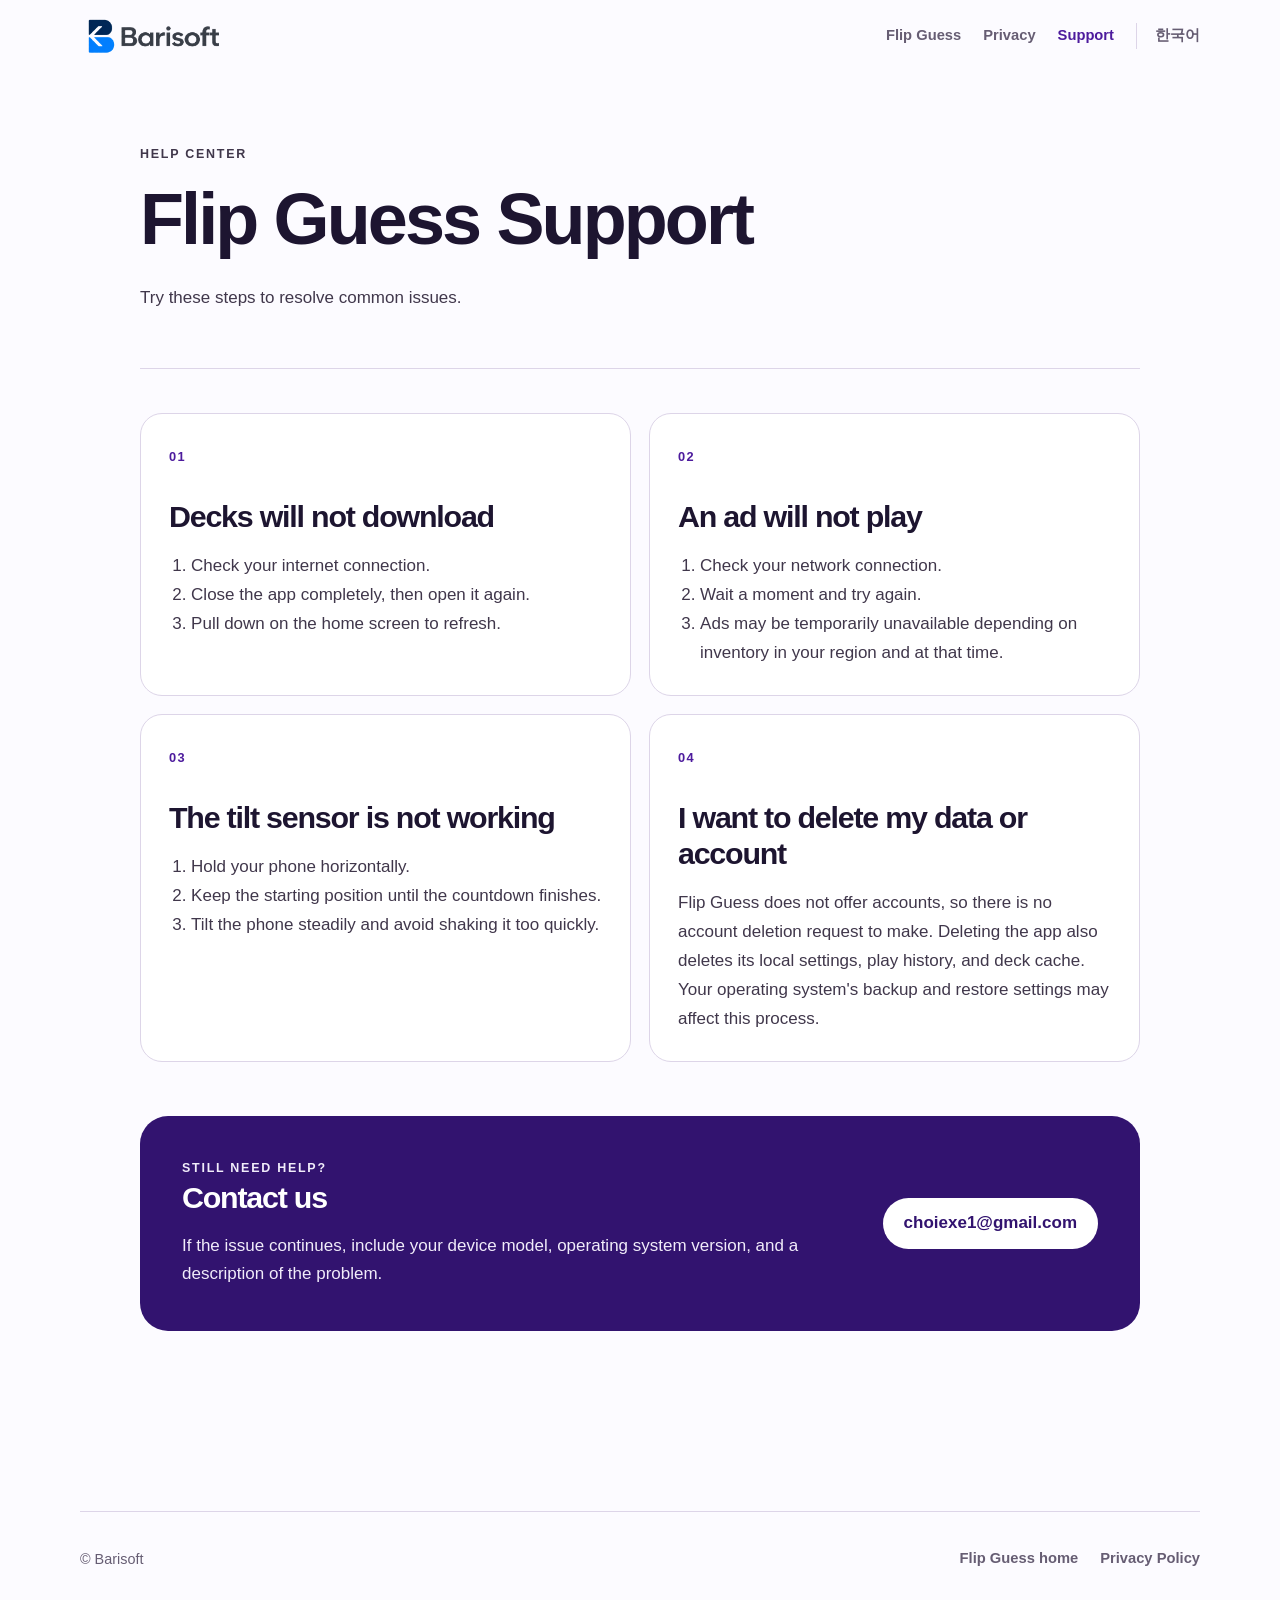
<file: flip-guess/support/en/index.html>
<!DOCTYPE html>
<html lang="en">
<head>
  <meta charset="utf-8">
  <meta name="viewport" content="width=device-width, initial-scale=1">
  <meta name="description" content="Flip Guess help and contact information">
  <meta name="theme-color" content="#32136f">
  <title>Flip Guess Support</title>
  <link rel="alternate" hreflang="ko" href="https://choiexe1.github.io/terms/flip-guess/support/">
  <link rel="alternate" hreflang="en" href="https://choiexe1.github.io/terms/flip-guess/support/en/">
  <link rel="alternate" hreflang="x-default" href="https://choiexe1.github.io/terms/flip-guess/support/">
  <link rel="icon" type="image/png" sizes="192x192" href="../../../assets/favicon.png">
  <link rel="stylesheet" href="../../assets/styles.css">
</head>
<body>
  <header class="site-header">
    <a class="brand" href="../../../en/index.html" aria-label="Barisoft app support home"><img src="../../../assets/barisoft-logo-v2.png" width="190" height="52" alt="Barisoft"></a>
    <nav aria-label="Main navigation"><a href="../../en/index.html">Flip Guess</a><a href="../../privacy/en/index.html">Privacy</a><a aria-current="page" href="./index.html">Support</a><a class="language-link" lang="ko" hreflang="ko" href="../index.html">한국어</a></nav>
  </header>
  <main class="shell document support-page">
    <header class="document-header"><p class="eyebrow">Help center</p><h1>Flip Guess Support</h1><p>Try these steps to resolve common issues.</p></header>
    <div class="support-grid">
      <section class="support-card"><span class="card-number" aria-hidden="true">01</span><h2>Decks will not download</h2><ol><li>Check your internet connection.</li><li>Close the app completely, then open it again.</li><li>Pull down on the home screen to refresh.</li></ol></section>
      <section class="support-card"><span class="card-number" aria-hidden="true">02</span><h2>An ad will not play</h2><ol><li>Check your network connection.</li><li>Wait a moment and try again.</li><li>Ads may be temporarily unavailable depending on inventory in your region and at that time.</li></ol></section>
      <section class="support-card"><span class="card-number" aria-hidden="true">03</span><h2>The tilt sensor is not working</h2><ol><li>Hold your phone horizontally.</li><li>Keep the starting position until the countdown finishes.</li><li>Tilt the phone steadily and avoid shaking it too quickly.</li></ol></section>
      <section class="support-card"><span class="card-number" aria-hidden="true">04</span><h2>I want to delete my data or account</h2><p>Flip Guess does not offer accounts, so there is no account deletion request to make. Deleting the app also deletes its local settings, play history, and deck cache. Your operating system's backup and restore settings may affect this process.</p></section>
    </div>
    <section class="contact-panel" aria-labelledby="email-title"><div><p class="eyebrow">Still need help?</p><h2 id="email-title">Contact us</h2><p>If the issue continues, include your device model, operating system version, and a description of the problem.</p></div><a class="button light" href="mailto:choiexe1@gmail.com">choiexe1@gmail.com</a></section>
  </main>
  <footer class="site-footer shell"><p>© Barisoft</p><nav aria-label="Footer"><a href="../../en/index.html">Flip Guess home</a><a href="../../privacy/en/index.html">Privacy Policy</a></nav></footer>
</body>
</html>
</file>
<file: flip-guess/assets/styles.css>
:root {
  color-scheme: light;
  --ink: #1d1530;
  --muted: #665d73;
  --purple: #4d1b9d;
  --purple-dark: #32136f;
  --lime: #bdf000;
  --paper: #fcfbff;
  --soft: #f2eef9;
  --line: #ddd5e8;
  --white: #fff;
  --shadow: 0 22px 55px rgba(50, 19, 111, .14);
}

* { box-sizing: border-box; }
html { scroll-behavior: smooth; }
body { margin: 0; color: var(--ink); background: var(--paper); font-family: -apple-system, BlinkMacSystemFont, "Segoe UI", Roboto, "Noto Sans KR", Arial, sans-serif; font-size: 17px; line-height: 1.7; }
a { color: inherit; }
a:focus-visible { outline: 3px solid #7ba000; outline-offset: 4px; border-radius: 4px; }
img { display: block; max-width: 100%; }
.shell { width: min(1120px, calc(100% - 40px)); margin-inline: auto; }
.site-header { min-height: 72px; display: flex; align-items: center; justify-content: space-between; gap: 24px; width: min(1120px, calc(100% - 40px)); margin-inline: auto; }
.brand { display: inline-flex; align-items: center; flex-shrink: 0; text-decoration: none; }
.brand img { width: 142px; height: auto; }
.site-header nav, .site-footer nav { display: flex; flex-wrap: wrap; gap: 22px; align-items: center; }
.site-header nav a, .site-footer a { color: var(--muted); font-size: .92rem; font-weight: 650; text-decoration: none; }
.site-header nav a:hover, .site-header nav a[aria-current="page"], .site-footer a:hover { color: var(--purple); }
.site-header .language-link, .language-nav > * + * { padding-left: 18px; border-left: 1px solid var(--line); }
.language-nav span { color: var(--purple); font-size: .92rem; font-weight: 750; }
.hero { min-height: 620px; display: grid; grid-template-columns: minmax(0, 1.1fr) minmax(280px, .9fr); align-items: center; gap: 80px; padding-block: 80px 100px; }
.hero-copy { max-width: 680px; }
.eyebrow { margin: 0 0 12px; color: var(--purple); font-size: .78rem; font-weight: 850; letter-spacing: .14em; text-transform: uppercase; }
h1, h2, h3 { margin-top: 0; line-height: 1.18; letter-spacing: -.04em; overflow-wrap: anywhere; }
h1 { margin-bottom: 22px; font-size: clamp(3.4rem, 9vw, 6.8rem); }
.lede { max-width: 720px; margin: 0; color: var(--muted); font-size: clamp(1.15rem, 2.3vw, 1.45rem); }
.hero-icon { width: min(100%, 380px); aspect-ratio: 1; justify-self: center; border-radius: 25%; box-shadow: var(--shadow); }
.actions { display: flex; flex-wrap: wrap; gap: 12px; margin-top: 34px; }
.button { min-height: 48px; display: inline-flex; align-items: center; justify-content: center; gap: 8px; padding: 10px 20px; border: 1px solid transparent; border-radius: 999px; font-weight: 760; text-decoration: none; }
.button.primary { color: var(--white); background: var(--purple-dark); }
.button.primary:hover { background: var(--purple); }
.button.secondary { border-color: var(--line); background: var(--white); }
.button.secondary:hover { border-color: var(--purple); }
.button.light { color: var(--purple-dark); background: var(--white); }
.store-note { margin-top: 22px; color: var(--muted); font-size: .9rem; }
.feature-wrap { padding-block: 50px 110px; }
.section-title { margin-bottom: 28px; font-size: clamp(1.75rem, 4vw, 2.5rem); }
.feature-grid { display: grid; grid-template-columns: repeat(3, 1fr); gap: 18px; }
.feature { min-height: 230px; padding: 28px; border: 1px solid var(--line); border-radius: 24px; background: var(--white); }
.feature span, .card-number { color: var(--purple); font-weight: 850; font-size: .8rem; letter-spacing: .1em; }
.feature h3 { margin: 42px 0 8px; font-size: 1.3rem; }
.feature p { margin: 0; color: var(--muted); }
.contact-panel { display: flex; align-items: center; justify-content: space-between; gap: 32px; margin-bottom: 80px; padding: 42px; color: var(--white); border-radius: 28px; background: var(--purple-dark); }
.contact-panel .eyebrow { color: var(--lime); }
.contact-panel h2 { margin-bottom: 8px; font-size: clamp(1.7rem, 4vw, 2.5rem); }
.contact-panel p { margin: 0; color: #ded5ef; }
.document .contact-panel p { color: #f1ecfa; }
.contact-panel .button { flex-shrink: 0; }
.placeholder { padding: 2px 6px; color: #6a2200; background: #ffe1c9; border-radius: 5px; font-size: .84em; font-weight: 750; }
.button .placeholder { color: #6a2200; }
.page-main { min-height: calc(100vh - 150px); padding-block: 90px; }
.intro { max-width: 780px; margin-bottom: 60px; }
.intro h1 { font-size: clamp(3rem, 7vw, 5.4rem); }
.app-section { display: grid; grid-template-columns: auto minmax(0, 1fr) auto; align-items: center; gap: 24px; padding: 30px; border: 1px solid var(--line); border-radius: 24px; background: var(--white); box-shadow: 0 12px 35px rgba(50, 19, 111, .07); }
.app-section-icon { width: 88px; height: 88px; border-radius: 22%; box-shadow: 0 8px 22px rgba(50, 19, 111, .16); }
.app-section h3 { margin-bottom: 8px; font-size: 1.5rem; }
.app-section p { margin: 0; color: var(--muted); }
.app-section .app-platform { margin-bottom: 8px; color: var(--purple); font-size: .78rem; font-weight: 850; letter-spacing: .1em; text-transform: uppercase; }
.app-links { display: flex; flex-wrap: wrap; justify-content: flex-end; gap: 10px; }
.app-links a { padding: 9px 15px; border: 1px solid var(--line); border-radius: 999px; color: var(--ink); font-size: .9rem; font-weight: 700; text-decoration: none; }
.app-links a:hover { border-color: var(--purple); color: var(--purple); }
.document { max-width: 860px; padding-block: 72px 100px; }
.document-header { padding-bottom: 38px; border-bottom: 1px solid var(--line); }
.document-header h1 { font-size: clamp(2.5rem, 6vw, 4.5rem); }
.document-header h1 span { display: block; }
.document section { margin-top: 54px; }
.document section h2 { margin-bottom: 16px; font-size: clamp(1.4rem, 3vw, 1.9rem); }
.document p, .document li { color: #40374b; }
.document ul, .document ol { padding-left: 1.3em; }
.notice { margin: 36px 0 4px; padding: 24px; border-left: 5px solid var(--lime); border-radius: 0 14px 14px 0; background: var(--soft); }
.notice p { margin: 6px 0 0; }
.text-link { color: var(--purple); font-weight: 700; text-underline-offset: 3px; }
code { padding: 2px 5px; border-radius: 5px; background: var(--soft); font-size: .9em; overflow-wrap: anywhere; }
.table-wrap { overflow-x: auto; }
table { width: 100%; border-collapse: collapse; font-size: .95rem; }
th, td { padding: 14px; border: 1px solid var(--line); text-align: left; vertical-align: top; }
th { background: var(--soft); }
.support-page { max-width: 1000px; }
.support-grid { display: grid; grid-template-columns: repeat(2, 1fr); gap: 18px; margin-top: 44px; }
.document .support-card { margin: 0; padding: 28px; border: 1px solid var(--line); border-radius: 22px; background: var(--white); }
.support-card h2 { margin: 28px 0 12px; }
.support-card p, .support-card ol { margin-bottom: 0; }
.site-footer { min-height: 92px; display: flex; align-items: center; justify-content: space-between; gap: 24px; padding-block: 20px; border-top: 1px solid var(--line); color: var(--muted); font-size: .9rem; }

@media (max-width: 760px) {
  body { font-size: 16px; }
  .shell, .site-header { width: min(calc(100% - 28px), 1120px); }
  .site-header { align-items: flex-start; flex-direction: column; padding-block: 18px; }
  .site-header.language-header { align-items: center; flex-direction: row; }
  .brand img { width: 124px; }
  .site-header nav { gap: 14px; }
  .hero { min-height: 0; grid-template-columns: 1fr; gap: 42px; padding-block: 56px 78px; }
  .hero-copy { order: 2; }
  .hero-icon { order: 1; width: min(64vw, 260px); }
  .feature-grid, .support-grid { grid-template-columns: 1fr; }
  .feature { min-height: 0; }
  .feature h3 { margin-top: 28px; }
  .contact-panel { align-items: stretch; flex-direction: column; padding: 28px; }
  .contact-panel .button { width: 100%; overflow-wrap: anywhere; text-align: center; }
  .document { padding-block: 52px 76px; }
  .document-header h1 { font-size: 2.15rem; word-break: keep-all; }
  .document section { margin-top: 42px; }
  .site-footer { align-items: flex-start; flex-direction: column; }
  .app-section { grid-template-columns: auto minmax(0, 1fr); align-items: center; }
  .app-section .app-links { grid-column: 1 / -1; }
  .app-links { justify-content: flex-start; }
}

@media (prefers-reduced-motion: reduce) {
  html { scroll-behavior: auto; }
}
</file>
